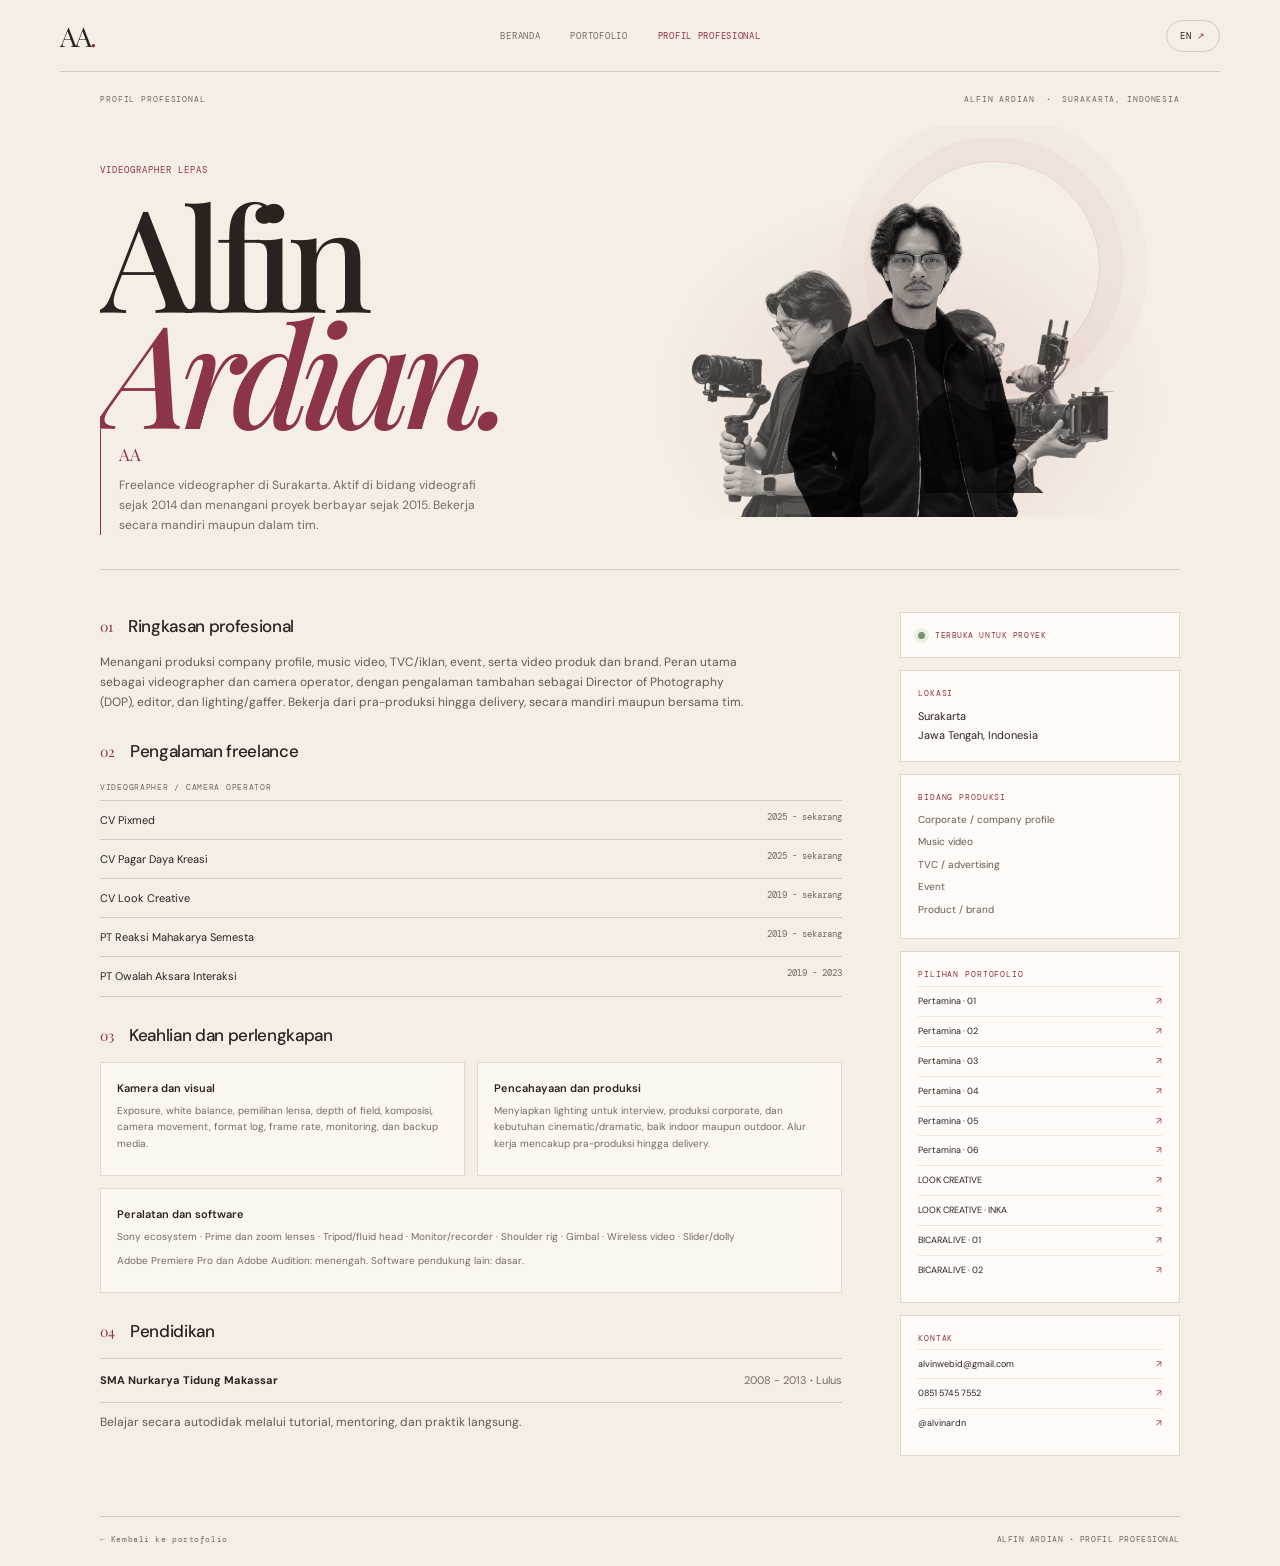
<file: profile.html>
<!doctype html>
<html lang="id">
  <head>
    <meta charset="utf-8" />
    <meta name="viewport" content="width=device-width, initial-scale=1" />
    <meta name="theme-color" content="#f5eee5" />
    <meta name="description" content="Profil profesional Alfin Ardian, freelance videographer and camera operator in Surakarta, Indonesia." />
    <title>Profil Profesional — Alfin Ardian</title>
    <link rel="stylesheet" href="profile.css" />
    <script src="nav.js" defer></script>
    <script src="profile.js" defer></script>
  </head>
  <body>
    <header class="profile-nav">
      <a class="monogram" href="index.html">AA<span>.</span></a>
      <nav class="profile-desktop-nav"><a href="index.html" data-id="home">Beranda</a><a href="index.html#work" data-id="work">Portofolio</a><a class="current" href="profile.html" data-id="profile">Profil Profesional</a></nav>
      <div class="profile-nav-actions"><button class="lang-button" type="button" aria-label="Switch language">EN <span>↗</span></button><button class="mobile-menu-toggle" type="button" aria-expanded="false" aria-controls="profileMobileMenu" aria-label="Buka navigasi">☰</button></div>
      <nav class="mobile-menu profile-mobile-menu" id="profileMobileMenu" aria-label="Navigasi mobile" hidden>
        <a href="index.html" data-id="home">Beranda</a><a href="index.html#work" data-id="work">Portofolio</a><a class="current" href="profile.html" data-id="profile">Profil Profesional</a>
      </nav>
    </header>
    <main class="page">
      <div class="page-top"><span data-id="label">PROFIL PROFESIONAL</span><span>ALFIN ARDIAN <b>·</b> SURAKARTA, INDONESIA</span></div>
      <section class="intro">
        <div class="intro-title"><p class="eyebrow" data-id="role">VIDEOGRAPHER LEPAS</p><h1>Alfin<br /><em>Ardian.</em></h1></div>
        <div class="profile-scene" aria-label="Alfin Ardian dalam tiga pose profesional">
          <img class="profile-scene-gimbal" src="assets/alfin-camera-gimbal.png" alt="Alfin menggunakan kamera pada gimbal." />
          <img class="profile-scene-cinema" src="assets/alfin-cinema-camera.png" alt="Alfin mengoperasikan kamera cinema." />
          <img class="profile-scene-portrait" src="assets/alfin-portrait-front.png" alt="Portrait Alfin Ardian." />
        </div>
        <div class="intro-summary"><span class="summary-mark">AA</span><p data-id="summary">Freelance videographer di Surakarta. Aktif di bidang videografi sejak 2014 dan menangani proyek berbayar sejak 2015. Bekerja secara mandiri maupun dalam tim.</p></div>
      </section>
      <section class="profile-grid">
        <div class="profile-main">
          <div class="section-title"><span>01</span><h2 data-id="overview">Ringkasan profesional</h2></div>
          <p class="body-copy" data-id="overviewCopy">Menangani produksi company profile, music video, TVC/iklan, event, serta video produk dan brand. Peran utama sebagai videographer dan camera operator, dengan pengalaman tambahan sebagai Director of Photography (DOP), editor, dan lighting/gaffer. Bekerja dari pra-produksi hingga delivery, secara mandiri maupun bersama tim.</p>
          <div class="section-title"><span>02</span><h2 data-id="experience">Pengalaman freelance</h2></div>
          <div class="role-caption" data-id="roleCaption">VIDEOGRAPHER / CAMERA OPERATOR</div>
          <div class="timeline">
            <div><span>CV Pixmed</span><time data-id="current25">2025 - sekarang</time></div>
            <div><span>CV Pagar Daya Kreasi</span><time data-id="current25">2025 - sekarang</time></div>
            <div><span>CV Look Creative</span><time data-id="current19">2019 - sekarang</time></div>
            <div><span>PT Reaksi Mahakarya Semesta</span><time data-id="current19">2019 - sekarang</time></div>
            <div><span>PT Owalah Aksara Interaksi</span><time>2019 - 2023</time></div>
          </div>
          <div class="section-title"><span>03</span><h2 data-id="capabilities">Keahlian dan perlengkapan</h2></div>
          <div class="capabilities">
            <article><h3 data-id="camera">Kamera dan visual</h3><p data-id="cameraCopy">Exposure, white balance, pemilihan lensa, depth of field, komposisi, camera movement, format log, frame rate, monitoring, dan backup media.</p></article>
            <article><h3 data-id="lighting">Pencahayaan dan produksi</h3><p data-id="lightingCopy">Menyiapkan lighting untuk interview, produksi corporate, dan kebutuhan cinematic/dramatic, baik indoor maupun outdoor. Alur kerja mencakup pra-produksi hingga delivery.</p></article>
            <article><h3 data-id="gear">Peralatan dan software</h3><p>Sony ecosystem · Prime dan zoom lenses · Tripod/fluid head · Monitor/recorder · Shoulder rig · Gimbal · Wireless video · Slider/dolly</p><p>Adobe Premiere Pro dan Adobe Audition: menengah. Software pendukung lain: dasar.</p></article>
          </div>
          <div class="section-title"><span>04</span><h2 data-id="education">Pendidikan</h2></div>
          <div class="education-row"><strong>SMA Nurkarya Tidung Makassar</strong><span>2008 - 2013 <b>·</b> <span data-id="graduate">Lulus</span></span></div>
          <p class="body-copy learning" data-id="learning">Belajar secara autodidak melalui tutorial, mentoring, dan praktik langsung.</p>
        </div>
        <aside class="profile-side">
          <div class="side-card availability-card"><span class="status-dot"></span><span data-id="available">TERBUKA UNTUK PROYEK</span></div>
          <div class="side-card"><span class="side-label" data-id="location">LOKASI</span><p>Surakarta<br />Jawa Tengah, Indonesia</p></div>
          <div class="side-card"><span class="side-label" data-id="focus">BIDANG PRODUKSI</span><ul><li>Corporate / company profile</li><li>Music video</li><li>TVC / advertising</li><li data-id="events">Event</li><li data-id="product">Product / brand</li></ul></div>
          <div class="side-card portfolio-card"><span class="side-label" data-id="selected">PILIHAN PORTOFOLIO</span>
            <a href="https://youtu.be/jiBTbnzmpAk" target="_blank" rel="noreferrer">Pertamina · 01 <span>↗</span></a><a href="https://www.youtube.com/watch?v=6DZXWf-n-Jo&t=78s" target="_blank" rel="noreferrer">Pertamina · 02 <span>↗</span></a><a href="https://www.youtube.com/watch?v=vrbdnTamcc4&t=18s" target="_blank" rel="noreferrer">Pertamina · 03 <span>↗</span></a><a href="https://www.youtube.com/watch?v=EnrMs8_Z26U" target="_blank" rel="noreferrer">Pertamina · 04 <span>↗</span></a><a href="https://youtu.be/1-UHb_iiyk8" target="_blank" rel="noreferrer">Pertamina · 05 <span>↗</span></a><a href="https://youtu.be/_BBefbQQT-c" target="_blank" rel="noreferrer">Pertamina · 06 <span>↗</span></a>
            <a href="https://youtu.be/qpQJXVoW0KQ" target="_blank" rel="noreferrer">LOOK CREATIVE <span>↗</span></a><a href="https://youtu.be/SBqfDmJwMrw" target="_blank" rel="noreferrer">LOOK CREATIVE · INKA <span>↗</span></a><a href="https://youtu.be/Jd-HQ-AcZGY" target="_blank" rel="noreferrer">BICARALIVE · 01 <span>↗</span></a><a href="https://youtu.be/6m_e2OX-aSk" target="_blank" rel="noreferrer">BICARALIVE · 02 <span>↗</span></a>
          </div>
          <div class="side-card contact-card"><span class="side-label" data-id="contact">KONTAK</span><a href="mailto:alvinwebid@gmail.com">alvinwebid@gmail.com <span>↗</span></a><a href="https://wa.me/6285157457552" target="_blank" rel="noreferrer">0851 5745 7552 <span>↗</span></a><a href="https://www.instagram.com/alvinardn/" target="_blank" rel="noreferrer">@alvinardn <span>↗</span></a></div>
        </aside>
      </section>
      <footer class="profile-footer"><a href="index.html">← <span data-id="back">Kembali ke portofolio</span></a><span>ALFIN ARDIAN <b>·</b> <span data-id="footer">PROFIL PROFESIONAL</span></span></footer>
    </main>
  </body>
</html>
</file>
<file: profile.css>
@import url('https://fonts.googleapis.com/css2?family=DM+Mono:wght@400;500&family=DM+Sans:wght@400;500;600;700&family=Playfair+Display:ital,wght@0,500;0,600;1,500;1,600&display=swap');
:root{--bg:#f5eee5;--ink:#2b2220;--muted:#776863;--line:#d8c9be;--accent:#8d3548;--accent-soft:#b85c6b;--card:#fffaf5;--mono:'DM Mono',monospace;--sans:'DM Sans',Arial,sans-serif;--serif:'Playfair Display',Georgia,serif;color-scheme:light}
*{box-sizing:border-box}body{margin:0;background:var(--bg);color:var(--ink);font:14px/1.65 var(--sans)}a{color:inherit;text-decoration:none}.profile-nav{height:72px;width:min(1160px,calc(100% - 64px));margin:auto;display:flex;align-items:center;justify-content:space-between;border-bottom:1px solid var(--line)}.monogram{font:27px var(--serif);letter-spacing:-2px}.monogram span,.profile-footer b{color:var(--accent)}.profile-nav nav{display:flex;gap:30px}.profile-nav nav a,.lang-button{font:9px var(--mono);text-transform:uppercase;letter-spacing:.08em;color:var(--muted)}.profile-nav nav a:hover,.profile-nav nav a.current{color:var(--accent)}.lang-button{border:1px solid var(--line);border-radius:25px;background:transparent;padding:9px 13px;cursor:pointer;color:var(--ink)}.lang-button span{color:var(--accent)}.page{width:min(1080px,calc(100% - 64px));margin:0 auto}.page-top{display:flex;justify-content:space-between;padding:22px 0;color:var(--muted);font:8px var(--mono);letter-spacing:.11em}.page-top b{color:var(--accent);padding:0 5px}.intro{padding:38px 0 34px;display:grid;grid-template-columns:1fr 1fr;grid-template-rows:auto auto;align-items:end;position:relative;border-bottom:1px solid var(--line);min-height:390px;overflow:hidden}.intro-title{position:relative;z-index:2;grid-column:1;grid-row:1}.intro-title .eyebrow{margin:0}.intro-title h1{margin-top:20px}.profile-scene{position:relative;grid-column:2;grid-row:1/3;height:335px;align-self:center;overflow:hidden;background:radial-gradient(ellipse at 50% 65%,rgba(141,53,72,.12),transparent 67%)}.profile-scene img{position:absolute;object-fit:contain;mix-blend-mode:multiply;filter:grayscale(1) contrast(1.08)}.profile-scene-portrait{z-index:3;height:370px;left:50%;bottom:-30px;transform:translateX(-50%);opacity:.95}.profile-scene-gimbal{z-index:1;height:255px;width:44%;left:4%;bottom:-3px;opacity:.75}.profile-scene-cinema{z-index:2;height:220px;width:52%;right:3%;bottom:8px;transform:scaleX(-1);opacity:.78}.intro::after{content:"";position:absolute;right:80px;top:35px;width:210px;height:210px;border:1px solid rgba(141,53,72,.14);border-radius:50%;box-shadow:0 0 0 24px rgba(141,53,72,.035),0 0 0 48px rgba(141,53,72,.025);pointer-events:none}.eyebrow,.side-label{font:9px var(--mono);letter-spacing:.11em;color:var(--accent)}h1{font:clamp(76px,12vw,142px)/.82 var(--serif);font-weight:500;letter-spacing:-.065em;margin:22px 0 0;position:relative;z-index:1}h1 em{color:var(--accent);font-weight:500}.intro-summary{position:relative;z-index:2;grid-column:1;grid-row:2;max-width:380px;padding:14px 0 0 18px;border-left:1px solid var(--accent)}.summary-mark{font:17px var(--serif);color:var(--accent)}.intro-summary p{font-size:12px;color:var(--muted);margin:8px 0 0}.profile-grid{display:grid;grid-template-columns:minmax(0,1fr) 280px;gap:58px;padding:42px 0 60px}.section-title{display:flex;align-items:baseline;gap:15px;margin:24px 0 13px}.section-title:first-child{margin-top:0}.section-title>span{font:14px var(--serif);color:var(--accent)}.section-title h2{font-size:17px;font-weight:500;margin:0;letter-spacing:-.02em}.body-copy{color:#655753;font-size:12px;margin:0 0 24px;max-width:650px}.role-caption{font:8px var(--mono);color:var(--muted);letter-spacing:.09em;padding:4px 0 8px}.timeline{border-top:1px solid var(--line)}.timeline>div{display:flex;justify-content:space-between;gap:14px;border-bottom:1px solid var(--line);padding:10px 0;font-size:11px}.timeline time{font:9px var(--mono);color:var(--muted);white-space:nowrap}.capabilities{display:grid;grid-template-columns:1fr 1fr;gap:12px}.capabilities article{background:rgba(255,250,245,.72);padding:16px;border:1px solid rgba(216,201,190,.65)}.capabilities article:last-child{grid-column:1/-1}.capabilities h3{font-size:11px;font-weight:600;margin:0 0 6px}.capabilities p{font-size:10px;color:var(--muted);margin:0 0 7px}.education-row{display:flex;justify-content:space-between;gap:12px;font-size:11px;padding:12px 0;border-top:1px solid var(--line);border-bottom:1px solid var(--line)}.education-row span{color:var(--muted);white-space:nowrap}.education-row b{color:var(--accent)}.learning{margin:10px 0 0}.profile-side{display:flex;flex-direction:column;gap:12px}.side-card{padding:17px;background:var(--card);border:1px solid rgba(216,201,190,.72)}.availability-card{display:flex;gap:10px;align-items:center;font:8px var(--mono);letter-spacing:.07em;color:var(--accent)}.status-dot{width:7px;height:7px;border-radius:50%;background:#78936e;box-shadow:0 0 0 4px #e9efe4}.side-label{display:block;font-size:8px}.side-card>p{font-size:11px;margin:9px 0 0}.side-card ul{list-style:none;margin:7px 0 0;padding:0;color:#655753;font-size:10px}.side-card li{padding:3px 0}.portfolio-card{display:grid;gap:0}.portfolio-card .side-label{margin-bottom:7px}.portfolio-card>a,.contact-card>a{font-size:9px;border-top:1px solid #eee4dc;padding:7px 0;display:flex;justify-content:space-between;gap:8px}.portfolio-card>a span,.contact-card>a span{color:var(--accent)}.portfolio-card>a:hover,.contact-card>a:hover{color:var(--accent)}.contact-card>a:first-of-type{margin-top:6px}.profile-footer{border-top:1px solid var(--line);padding:17px 0 22px;display:flex;justify-content:space-between;color:var(--muted);font:8px var(--mono);letter-spacing:.07em}.profile-footer a:hover{color:var(--accent)}
@media(max-width:760px){.profile-grid{grid-template-columns:minmax(0,1fr) 240px;gap:25px}.intro{grid-template-columns:1fr 1fr}.intro{min-height:360px}.profile-scene{height:285px}.profile-scene-portrait{height:315px;bottom:-26px}.profile-scene-gimbal{height:215px}.profile-scene-cinema{height:185px}.intro::after{right:40px}.profile-nav nav{gap:15px}}
@media(max-width:600px){.profile-nav{width:calc(100% - 34px);height:64px}.profile-nav nav{gap:10px}.profile-nav nav a{font-size:7px}.lang-button{padding:7px 9px;font-size:8px}.page{width:calc(100% - 34px)}.page-top{font-size:7px;gap:14px}.intro{padding:32px 0;grid-template-columns:1fr;grid-template-rows:auto auto auto;gap:5px}.intro-title{grid-column:1;grid-row:1}.profile-scene{grid-column:1;grid-row:2;height:280px;margin-top:-8px}.profile-scene-portrait{height:300px;bottom:-20px}.profile-scene-gimbal{height:200px;width:42%;left:8%;transform:none}.profile-scene-cinema{height:175px;width:52%;right:7%}.intro-summary{grid-column:1;grid-row:3;max-width:390px;margin-left:auto}.intro::after{width:145px;height:145px;right:12px;top:29px}h1{font-size:clamp(74px,19vw,110px)}.intro-summary{max-width:390px;margin-left:auto}.profile-grid{grid-template-columns:1fr;gap:30px;padding-top:30px}.profile-side{display:grid;grid-template-columns:1fr 1fr;align-items:start}.portfolio-card,.contact-card{grid-column:1/-1}.education-row{font-size:10px}.profile-footer{font-size:7px}}
@media(prefers-reduced-motion:reduce){*,*::before,*::after{scroll-behavior:auto!important;animation-duration:.01ms!important;transition-duration:.01ms!important}}

/* Mobile navigation and readability refinements */
.profile-nav{position:relative;z-index:5}
.profile-nav-actions{display:flex;align-items:center;gap:8px}
.mobile-menu-toggle,.mobile-menu{display:none}
.mobile-menu[hidden]{display:none}
@media(max-width:600px){
  .profile-nav{justify-content:space-between}
  .profile-desktop-nav{display:none!important}
  .mobile-menu-toggle{display:inline-flex;align-items:center;justify-content:center;width:42px;height:42px;border:1px solid var(--line);border-radius:2px;background:transparent;color:var(--ink);font-size:17px;cursor:pointer}
  .profile-nav .profile-mobile-menu:not([hidden]){display:grid;gap:0;position:absolute;top:100%;left:0;right:0;z-index:8;background:var(--card);border:1px solid var(--line);box-shadow:0 16px 28px rgba(43,34,32,.12)}
  .profile-nav .profile-mobile-menu a{display:flex;align-items:center;min-height:48px;padding:0 16px;border-bottom:1px solid var(--line);font:10px var(--mono);letter-spacing:.06em;color:var(--muted)}
  .profile-mobile-menu a.current,.profile-mobile-menu a:hover,.profile-mobile-menu a:focus-visible{color:var(--accent);background:#f8f0e9}
  .page-top{font-size:8px;line-height:1.5}
  .intro{padding:26px 0;gap:2px}
  .profile-scene{height:250px}
  .profile-scene-portrait{height:280px;bottom:-20px}
  .profile-scene-gimbal{height:185px}
  .profile-scene-cinema{height:165px}
  .intro-summary p{font-size:14px;line-height:1.55}
  .section-title h2{font-size:18px}
  .body-copy{font-size:14px;line-height:1.65}
  .role-caption{font-size:9px}
  .timeline>div{font-size:12px;line-height:1.4;gap:8px}
  .timeline time{font-size:10px}
  .capabilities h3{font-size:13px}
  .capabilities p{font-size:12px;line-height:1.55}
  .education-row{font-size:12px;line-height:1.45}
  .side-card>p,.side-card ul{font-size:12px;line-height:1.55}
  .side-label{font-size:9px}
  .availability-card{min-height:50px;font-size:9px}
  .portfolio-card>a,.contact-card>a{min-height:42px;align-items:center;font-size:11px}
  .profile-footer{font-size:8px;gap:12px;line-height:1.5}
}
</file>
